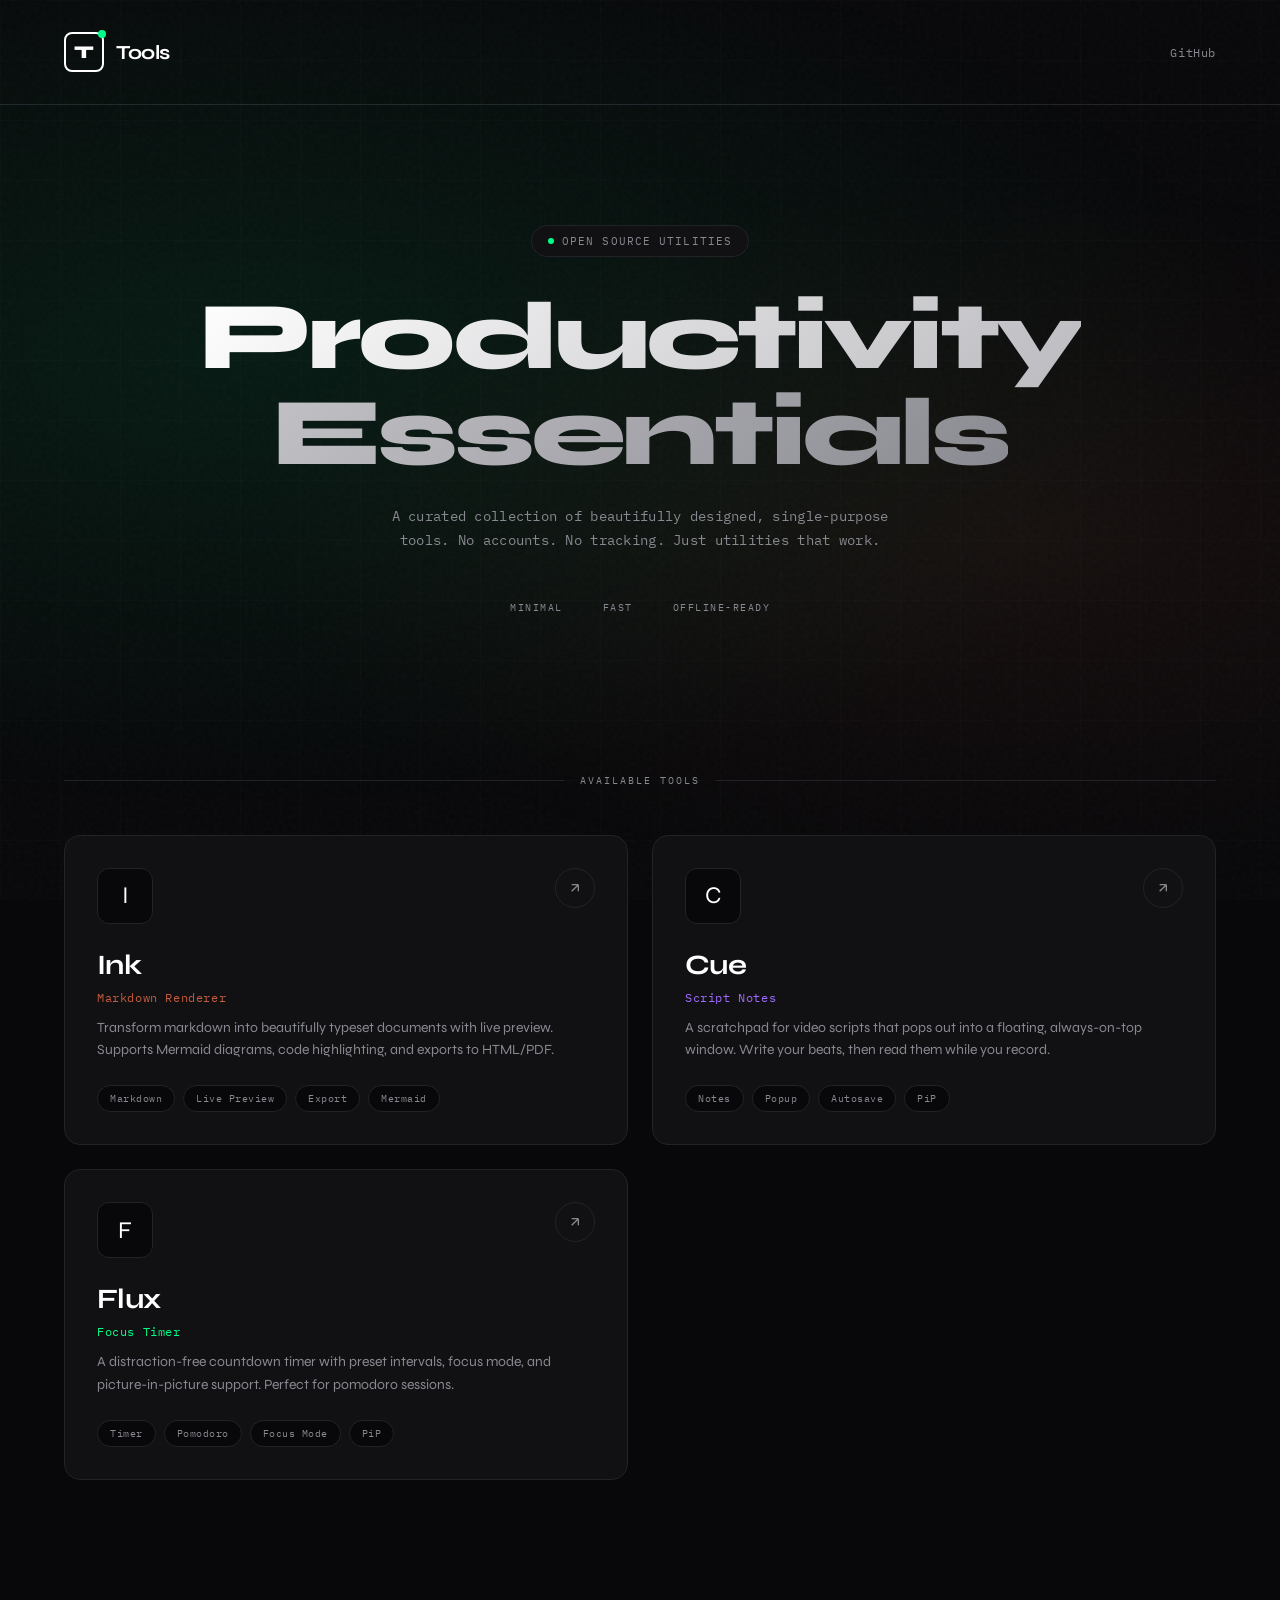
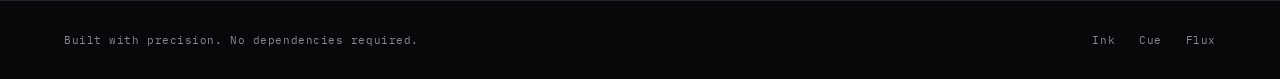
<file: index.html>
<!DOCTYPE html>
<html lang="en">
<head>
    <meta charset="UTF-8">
    <meta name="viewport" content="width=device-width, initial-scale=1.0">
    <title>Tools — A Collection of Productivity Utilities</title>
    <link rel="preconnect" href="https://fonts.googleapis.com">
    <link rel="preconnect" href="https://fonts.gstatic.com" crossorigin>
    <link href="https://fonts.googleapis.com/css2?family=Syne:wght@400;500;600;700;800&family=IBM+Plex+Mono:wght@400;500&display=swap" rel="stylesheet">
    <link rel="stylesheet" href="shared/base.css">
    <style>
        *, *::before, *::after {
            margin: 0;
            padding: 0;
            box-sizing: border-box;
        }

        html {
            scroll-behavior: smooth;
        }

        body {
            background: var(--bg);
            color: var(--text);
            font-family: var(--font-display);
            min-height: 100vh;
            overflow-x: hidden;
        }

        /* Animated gradient background */
        .bg-gradient {
            position: fixed;
            inset: 0;
            background:
                radial-gradient(ellipse 80% 50% at 20% 40%, rgba(0, 255, 136, 0.08), transparent),
                radial-gradient(ellipse 60% 40% at 80% 60%, rgba(196, 92, 62, 0.08), transparent);
            pointer-events: none;
            z-index: 0;
        }

        /* Grid pattern */
        .bg-grid {
            position: fixed;
            inset: 0;
            background-image:
                linear-gradient(rgba(255,255,255,0.015) 1px, transparent 1px),
                linear-gradient(90deg, rgba(255,255,255,0.015) 1px, transparent 1px);
            background-size: 60px 60px;
            pointer-events: none;
            z-index: 0;
        }

        /* Noise overlay */
        .bg-noise {
            position: fixed;
            inset: 0;
            background-image: url("data:image/svg+xml,%3Csvg viewBox='0 0 256 256' xmlns='http://www.w3.org/2000/svg'%3E%3Cfilter id='noise'%3E%3CfeTurbulence type='fractalNoise' baseFrequency='0.8' numOctaves='4' stitchTiles='stitch'/%3E%3C/filter%3E%3Crect width='100%25' height='100%25' filter='url(%23noise)'/%3E%3C/svg%3E");
            opacity: 0.03;
            pointer-events: none;
            z-index: 1;
        }

        .container {
            position: relative;
            z-index: 10;
            max-width: 1200px;
            margin: 0 auto;
            padding: 0 24px;
        }

        /* Header */
        header {
            padding: 32px 0;
            border-bottom: 1px solid var(--border);
        }

        .header-inner {
            display: flex;
            justify-content: space-between;
            align-items: center;
        }

        .logo {
            display: flex;
            align-items: center;
            gap: 12px;
        }

        .logo-icon {
            width: 40px;
            height: 40px;
            border: 2px solid var(--text);
            border-radius: var(--radius-sm);
            display: flex;
            align-items: center;
            justify-content: center;
            font-weight: 800;
            font-size: 18px;
            position: relative;
        }

        .logo-icon::before {
            content: '';
            position: absolute;
            width: 8px;
            height: 8px;
            background: var(--accent-green);
            border-radius: 50%;
            top: -4px;
            right: -4px;
        }

        .logo-text {
            font-size: 20px;
            font-weight: 700;
            letter-spacing: -0.02em;
        }

        .nav-link {
            font-family: var(--font-mono);
            font-size: 12px;
            color: var(--text-dim);
            text-decoration: none;
            letter-spacing: 0.05em;
            transition: color var(--transition);
        }

        .nav-link:hover {
            color: var(--text);
        }

        /* Hero */
        .hero {
            padding: 120px 0 80px;
            text-align: center;
        }

        .hero-badge {
            display: inline-flex;
            align-items: center;
            gap: 8px;
            background: var(--surface);
            border: 1px solid var(--border);
            border-radius: var(--radius-pill);
            padding: 8px 16px;
            font-family: var(--font-mono);
            font-size: 11px;
            color: var(--text-dim);
            letter-spacing: 0.1em;
            text-transform: uppercase;
            margin-bottom: 32px;
        }

        .hero-badge-dot {
            width: 6px;
            height: 6px;
            background: var(--accent-green);
            border-radius: 50%;
            animation: pulse 2s ease-in-out infinite;
        }

        @keyframes pulse {
            0%, 100% { opacity: 1; }
            50% { opacity: 0.4; }
        }

        .hero-title {
            font-size: clamp(48px, 10vw, 96px);
            font-weight: 800;
            letter-spacing: -0.04em;
            line-height: 1;
            margin-bottom: 24px;
        }

        .hero-title-gradient {
            background: linear-gradient(135deg, var(--text) 0%, var(--text-dim) 100%);
            -webkit-background-clip: text;
            -webkit-text-fill-color: transparent;
            background-clip: text;
        }

        .hero-subtitle {
            font-family: var(--font-mono);
            font-size: 14px;
            color: var(--text-dim);
            max-width: 500px;
            margin: 0 auto;
            line-height: 1.7;
            letter-spacing: 0.02em;
        }

        /* Decorative elements */
        .hero-decoration {
            display: flex;
            justify-content: center;
            gap: 40px;
            margin-top: 48px;
            opacity: 0.4;
        }

        .hero-decoration span {
            font-family: var(--font-mono);
            font-size: 10px;
            color: var(--text-dim);
            letter-spacing: 0.15em;
            text-transform: uppercase;
        }

        /* Tools grid */
        .tools-section {
            padding: 80px 0 120px;
        }

        .section-header {
            display: flex;
            align-items: center;
            gap: 16px;
            margin-bottom: 48px;
        }

        .section-line {
            flex: 1;
            height: 1px;
            background: var(--border);
        }

        .section-label {
            font-family: var(--font-mono);
            font-size: 10px;
            color: var(--text-dim);
            letter-spacing: 0.2em;
            text-transform: uppercase;
        }

        .tools-grid {
            display: grid;
            grid-template-columns: repeat(auto-fit, minmax(400px, 1fr));
            gap: 24px;
        }

        .tool-card {
            background: var(--surface);
            border: 1px solid var(--border);
            border-radius: var(--radius);
            padding: 32px;
            text-decoration: none;
            color: inherit;
            display: flex;
            flex-direction: column;
            gap: 24px;
            transition: all 0.3s ease;
            position: relative;
            overflow: hidden;
        }

        .tool-card::before {
            content: '';
            position: absolute;
            top: 0;
            left: 0;
            right: 0;
            height: 2px;
            background: linear-gradient(90deg, var(--card-accent), transparent);
            opacity: 0;
            transition: opacity 0.3s;
        }

        .tool-card:hover {
            border-color: var(--card-accent);
            transform: translateY(-4px);
            box-shadow: 0 20px 60px -20px var(--card-accent);
        }

        .tool-card:hover::before {
            opacity: 1;
        }

        .tool-card-header {
            display: flex;
            justify-content: space-between;
            align-items: flex-start;
        }

        .tool-icon {
            width: 56px;
            height: 56px;
            background: var(--bg);
            border: 1px solid var(--border);
            border-radius: 12px;
            display: flex;
            align-items: center;
            justify-content: center;
            font-size: 24px;
        }

        .tool-arrow {
            width: 40px;
            height: 40px;
            border: 1px solid var(--border);
            border-radius: 50%;
            display: flex;
            align-items: center;
            justify-content: center;
            color: var(--text-dim);
            transition: all 0.3s;
        }

        .tool-card:hover .tool-arrow {
            background: var(--card-accent);
            border-color: var(--card-accent);
            color: var(--bg);
            transform: rotate(-45deg);
        }

        .tool-content {
            flex: 1;
        }

        .tool-name {
            font-size: 28px;
            font-weight: 700;
            letter-spacing: -0.02em;
            margin-bottom: 8px;
        }

        .tool-tagline {
            font-family: var(--font-mono);
            font-size: 12px;
            color: var(--card-accent);
            letter-spacing: 0.05em;
            margin-bottom: 12px;
        }

        .tool-description {
            font-size: 14px;
            color: var(--text-dim);
            line-height: 1.6;
        }

        .tool-tags {
            display: flex;
            flex-wrap: wrap;
            gap: 8px;
            margin-top: auto;
        }

        .tool-tag {
            background: var(--bg);
            border: 1px solid var(--border);
            border-radius: var(--radius-pill);
            padding: 6px 12px;
            font-family: var(--font-mono);
            font-size: 10px;
            color: var(--text-dim);
            letter-spacing: 0.05em;
        }

        /* Card specific accents */
        .tool-card.ink {
            --card-accent: var(--accent-rust);
        }

        .tool-card.cue {
            --card-accent: var(--accent-purple);
        }

        .tool-card.flux {
            --card-accent: var(--accent-green);
        }

        /* Footer */
        footer {
            border-top: 1px solid var(--border);
            padding: 32px 0;
        }

        .footer-inner {
            display: flex;
            justify-content: space-between;
            align-items: center;
        }

        .footer-text {
            font-family: var(--font-mono);
            font-size: 11px;
            color: var(--text-dim);
            letter-spacing: 0.05em;
        }

        .footer-links {
            display: flex;
            gap: 24px;
        }

        .footer-link {
            font-family: var(--font-mono);
            font-size: 11px;
            color: var(--text-dim);
            text-decoration: none;
            letter-spacing: 0.05em;
            transition: color var(--transition);
        }

        .footer-link:hover {
            color: var(--text);
        }

        /* Responsive */
        @media (max-width: 600px) {
            .tools-grid {
                grid-template-columns: 1fr;
            }

            .hero {
                padding: 80px 0 60px;
            }

            .hero-title {
                font-size: 40px;
            }

            .footer-inner {
                flex-direction: column;
                gap: 16px;
                text-align: center;
            }

            .hero-decoration {
                flex-direction: column;
                gap: 16px;
            }
        }

        /* Animations */
        @keyframes fadeInUp {
            from {
                opacity: 0;
                transform: translateY(30px);
            }
            to {
                opacity: 1;
                transform: translateY(0);
            }
        }

        .hero-badge,
        .hero-title,
        .hero-subtitle,
        .hero-decoration {
            animation: fadeInUp 0.8s ease-out both;
        }

        .hero-title { animation-delay: 0.1s; }
        .hero-subtitle { animation-delay: 0.2s; }
        .hero-decoration { animation-delay: 0.3s; }

        .tool-card {
            animation: fadeInUp 0.6s ease-out both;
        }

        .tool-card:nth-child(1) { animation-delay: 0.4s; }
        .tool-card:nth-child(2) { animation-delay: 0.5s; }
        .tool-card:nth-child(3) { animation-delay: 0.6s; }
    </style>
</head>
<body>
    <div class="bg-gradient"></div>
    <div class="bg-grid"></div>
    <div class="bg-noise"></div>

    <header>
        <div class="container">
            <div class="header-inner">
                <div class="logo">
                    <div class="logo-icon">T</div>
                    <span class="logo-text">Tools</span>
                </div>
                <a href="https://github.com" class="nav-link" target="_blank">GitHub</a>
            </div>
        </div>
    </header>

    <main>
        <section class="hero">
            <div class="container">
                <div class="hero-badge">
                    <span class="hero-badge-dot"></span>
                    Open Source Utilities
                </div>
                <h1 class="hero-title">
                    <span class="hero-title-gradient">Productivity<br>Essentials</span>
                </h1>
                <p class="hero-subtitle">
                    A curated collection of beautifully designed, single-purpose tools.
                    No accounts. No tracking. Just utilities that work.
                </p>
                <div class="hero-decoration">
                    <span>Minimal</span>
                    <span>Fast</span>
                    <span>Offline-Ready</span>
                </div>
            </div>
        </section>

        <section class="tools-section">
            <div class="container">
                <div class="section-header">
                    <div class="section-line"></div>
                    <span class="section-label">Available Tools</span>
                    <div class="section-line"></div>
                </div>

                <div class="tools-grid">
                    <a href="./markdown-render/" class="tool-card ink">
                        <div class="tool-card-header">
                            <div class="tool-icon">I</div>
                            <div class="tool-arrow">
                                <svg width="16" height="16" viewBox="0 0 24 24" fill="none" stroke="currentColor" stroke-width="2">
                                    <path d="M7 17L17 7M17 7H7M17 7V17"/>
                                </svg>
                            </div>
                        </div>
                        <div class="tool-content">
                            <h3 class="tool-name">Ink</h3>
                            <p class="tool-tagline">Markdown Renderer</p>
                            <p class="tool-description">
                                Transform markdown into beautifully typeset documents with live preview.
                                Supports Mermaid diagrams, code highlighting, and exports to HTML/PDF.
                            </p>
                        </div>
                        <div class="tool-tags">
                            <span class="tool-tag">Markdown</span>
                            <span class="tool-tag">Live Preview</span>
                            <span class="tool-tag">Export</span>
                            <span class="tool-tag">Mermaid</span>
                        </div>
                    </a>

                    <a href="./cue/" class="tool-card cue">
                        <div class="tool-card-header">
                            <div class="tool-icon">C</div>
                            <div class="tool-arrow">
                                <svg width="16" height="16" viewBox="0 0 24 24" fill="none" stroke="currentColor" stroke-width="2">
                                    <path d="M7 17L17 7M17 7H7M17 7V17"/>
                                </svg>
                            </div>
                        </div>
                        <div class="tool-content">
                            <h3 class="tool-name">Cue</h3>
                            <p class="tool-tagline">Script Notes</p>
                            <p class="tool-description">
                                A scratchpad for video scripts that pops out into a floating,
                                always-on-top window. Write your beats, then read them while you record.
                            </p>
                        </div>
                        <div class="tool-tags">
                            <span class="tool-tag">Notes</span>
                            <span class="tool-tag">Popup</span>
                            <span class="tool-tag">Autosave</span>
                            <span class="tool-tag">PiP</span>
                        </div>
                    </a>

                    <a href="./timer/" class="tool-card flux">
                        <div class="tool-card-header">
                            <div class="tool-icon">F</div>
                            <div class="tool-arrow">
                                <svg width="16" height="16" viewBox="0 0 24 24" fill="none" stroke="currentColor" stroke-width="2">
                                    <path d="M7 17L17 7M17 7H7M17 7V17"/>
                                </svg>
                            </div>
                        </div>
                        <div class="tool-content">
                            <h3 class="tool-name">Flux</h3>
                            <p class="tool-tagline">Focus Timer</p>
                            <p class="tool-description">
                                A distraction-free countdown timer with preset intervals, focus mode,
                                and picture-in-picture support. Perfect for pomodoro sessions.
                            </p>
                        </div>
                        <div class="tool-tags">
                            <span class="tool-tag">Timer</span>
                            <span class="tool-tag">Pomodoro</span>
                            <span class="tool-tag">Focus Mode</span>
                            <span class="tool-tag">PiP</span>
                        </div>
                    </a>
                </div>
            </div>
        </section>
    </main>

    <footer>
        <div class="container">
            <div class="footer-inner">
                <p class="footer-text">Built with precision. No dependencies required.</p>
                <div class="footer-links">
                    <a href="./markdown-render/" class="footer-link">Ink</a>
                    <a href="./cue/" class="footer-link">Cue</a>
                    <a href="./timer/" class="footer-link">Flux</a>
                </div>
            </div>
        </div>
    </footer>
</body>
</html>
</file>
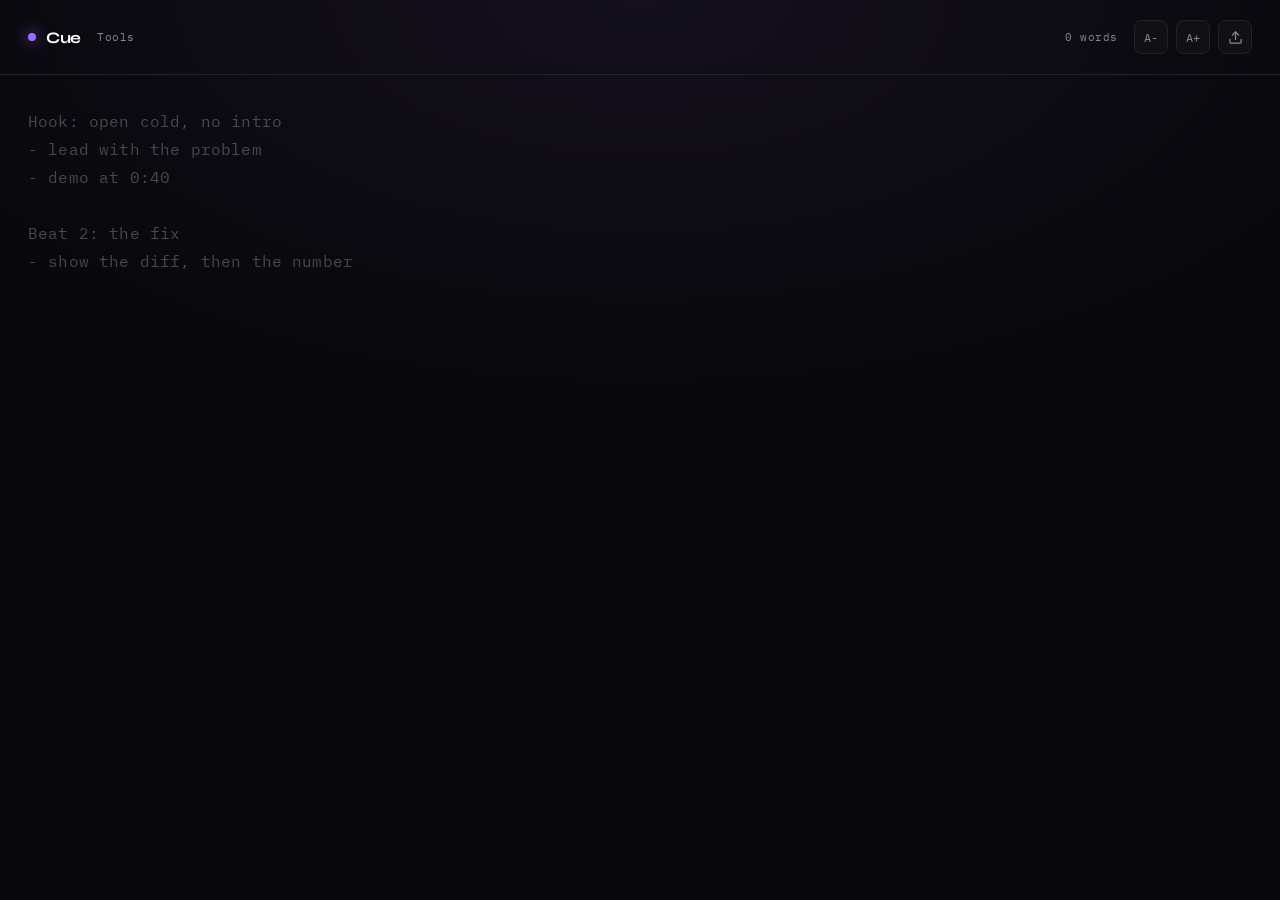
<file: cue/index.html>
<!DOCTYPE html>
<html lang="en">

<head>
  <meta charset="UTF-8">
  <meta name="viewport" content="width=device-width, initial-scale=1.0">
  <title>Cue — Script Notes</title>
  <link rel="preconnect" href="https://fonts.googleapis.com">
  <link rel="preconnect" href="https://fonts.gstatic.com" crossorigin>
  <link href="https://fonts.googleapis.com/css2?family=Syne:wght@400;500;600;700;800&family=IBM+Plex+Mono:wght@400;500&display=swap" rel="stylesheet">
  <link rel="stylesheet" href="../shared/base.css">
  <style>
    *, *::before, *::after {
      margin: 0;
      padding: 0;
      box-sizing: border-box;
    }

    :root {
      --accent: var(--accent-purple);
    }

    body {
      background: var(--bg);
      color: var(--text);
      font-family: var(--font-display);
      height: 100vh;
      display: flex;
      flex-direction: column;
      overflow: hidden;
    }

    body::before {
      content: '';
      position: fixed;
      inset: 0;
      background: radial-gradient(ellipse 70% 50% at 50% 0%, rgba(160, 108, 255, 0.08), transparent);
      pointer-events: none;
      z-index: 0;
    }

    /* Top bar */
    .top-bar {
      position: relative;
      z-index: 10;
      display: flex;
      align-items: center;
      justify-content: space-between;
      gap: 16px;
      padding: 20px 28px;
      border-bottom: 1px solid var(--border);
    }

    .brand {
      display: flex;
      align-items: center;
      gap: 10px;
    }

    .brand-icon {
      width: 8px;
      height: 8px;
      border-radius: 50%;
      background: var(--accent);
      box-shadow: 0 0 16px var(--accent);
    }

    .brand-text {
      font-size: 16px;
      font-weight: 700;
      letter-spacing: -0.02em;
    }

    .home-link {
      font-family: var(--font-mono);
      font-size: 11px;
      color: var(--text-dim);
      text-decoration: none;
      letter-spacing: 0.05em;
      margin-left: 6px;
      transition: color var(--transition);
    }

    .home-link:hover {
      color: var(--text);
    }

    .bar-right {
      display: flex;
      align-items: center;
      gap: 16px;
    }

    .meta {
      font-family: var(--font-mono);
      font-size: 11px;
      color: var(--text-dim);
      letter-spacing: 0.05em;
      white-space: nowrap;
    }

    .saved-dot {
      display: inline-block;
      width: 6px;
      height: 6px;
      border-radius: 50%;
      background: var(--accent);
      margin-right: 6px;
      opacity: 0;
      transition: opacity 0.4s;
    }

    .saved-dot.on {
      opacity: 1;
    }

    .icon-btns {
      display: flex;
      gap: 8px;
    }

    .icon-btn {
      width: 34px;
      height: 34px;
      display: flex;
      align-items: center;
      justify-content: center;
      background: var(--surface);
      border: 1px solid var(--border);
      border-radius: var(--radius-sm);
      color: var(--text-dim);
      font-family: var(--font-mono);
      font-size: 12px;
      cursor: pointer;
      transition: all var(--transition);
    }

    .icon-btn svg {
      width: 15px;
      height: 15px;
    }

    .icon-btn:hover {
      color: var(--text);
      border-color: var(--accent);
    }

    .icon-btn.active {
      color: var(--bg);
      background: var(--accent);
      border-color: var(--accent);
    }

    /* Editor */
    #note-container {
      position: relative;
      z-index: 10;
      flex: 1;
      display: flex;
      min-height: 0;
    }

    #note {
      flex: 1;
      width: 100%;
      background: transparent;
      border: none;
      outline: none;
      resize: none;
      color: var(--text);
      font-family: var(--font-mono);
      font-size: var(--note-size, 16px);
      line-height: 1.75;
      letter-spacing: 0.01em;
      padding: 32px 28px 48px;
      tab-size: 2;
    }

    #note::placeholder {
      color: var(--text-dim);
      opacity: 0.5;
    }

    #note::selection {
      background: rgba(160, 108, 255, 0.3);
    }

    /* Shown in the main tab while the note lives in the popup */
    .pip-overlay {
      position: relative;
      z-index: 10;
      flex: 1;
      display: none;
      flex-direction: column;
      align-items: center;
      justify-content: center;
      gap: 20px;
      text-align: center;
      padding: 40px;
    }

    .pip-overlay p {
      font-family: var(--font-mono);
      font-size: 12px;
      color: var(--text-dim);
      letter-spacing: 0.08em;
      text-transform: uppercase;
    }

    .pip-overlay button {
      background: transparent;
      border: 1px solid var(--border);
      border-radius: var(--radius-pill);
      padding: 10px 22px;
      color: var(--text);
      font-family: var(--font-mono);
      font-size: 11px;
      letter-spacing: 0.08em;
      cursor: pointer;
      transition: all var(--transition);
    }

    .pip-overlay button:hover {
      border-color: var(--accent);
      color: var(--accent);
    }
  </style>
</head>

<body>
  <div class="mobile-block">I don't want you using this on the phone</div>

  <div class="top-bar">
    <div class="brand">
      <div class="brand-icon"></div>
      <span class="brand-text">Cue</span>
      <a href="../" class="home-link">Tools</a>
    </div>
    <div class="bar-right">
      <span class="meta"><span class="saved-dot" id="savedDot"></span><span id="count">0 words</span></span>
      <div class="icon-btns">
        <button class="icon-btn" id="smallerBtn" aria-label="Smaller text">A-</button>
        <button class="icon-btn" id="biggerBtn" aria-label="Bigger text">A+</button>
        <button class="icon-btn" id="popoutBtn" aria-label="Pop out notes">
          <svg viewBox="0 0 24 24" fill="none" stroke="currentColor" stroke-width="2" stroke-linecap="round" stroke-linejoin="round">
            <path d="M21 15v4a2 2 0 0 1-2 2H5a2 2 0 0 1-2-2v-4" />
            <polyline points="17 8 12 3 7 8" />
            <line x1="12" y1="3" x2="12" y2="15" />
          </svg>
        </button>
      </div>
    </div>
  </div>

  <div id="note-container">
    <textarea id="note" spellcheck="false" placeholder="Hook: open cold, no intro&#10;- lead with the problem&#10;- demo at 0:40&#10;&#10;Beat 2: the fix&#10;- show the diff, then the number"></textarea>
  </div>

  <div class="pip-overlay" id="pipOverlay">
    <p>Notes are in the popup</p>
    <button id="bringBackBtn">Bring them back</button>
  </div>

  <script>
    const NOTE_KEY = 'cue-note';
    const SIZE_KEY = 'cue-size';

    const note = document.getElementById('note');
    const noteContainer = document.getElementById('note-container');
    const savedDot = document.getElementById('savedDot');
    const count = document.getElementById('count');
    const popoutBtn = document.getElementById('popoutBtn');
    const pipOverlay = document.getElementById('pipOverlay');

    let pipWindow = null;
    let saveTimer = null;
    let dotTimer = null;

    // Restore
    let savedSize = 16;
    try {
      note.value = localStorage.getItem(NOTE_KEY) || '';
      savedSize = Number(localStorage.getItem(SIZE_KEY)) || 16;
    } catch (e) { /* private mode: run without persistence */ }
    setSize(savedSize);
    updateCount();

    note.addEventListener('input', () => {
      updateCount();
      clearTimeout(saveTimer);
      saveTimer = setTimeout(save, 400);
    });

    // Don't lose the last few keystrokes if the tab closes inside the debounce window.
    window.addEventListener('pagehide', save);

    function save() {
      try {
        localStorage.setItem(NOTE_KEY, note.value);
      } catch (e) {
        return;
      }
      savedDot.classList.add('on');
      clearTimeout(dotTimer);
      dotTimer = setTimeout(() => savedDot.classList.remove('on'), 1200);
    }

    function updateCount() {
      const words = note.value.trim().split(/\s+/).filter(Boolean).length;
      count.textContent = words === 1 ? '1 word' : words + ' words';
    }

    function setSize(px) {
      const size = Math.min(40, Math.max(11, px));
      document.documentElement.style.setProperty('--note-size', size + 'px');
      if (pipWindow) {
        pipWindow.document.documentElement.style.setProperty('--note-size', size + 'px');
      }
      try {
        localStorage.setItem(SIZE_KEY, size);
      } catch (e) { /* ignore */ }
      return size;
    }

    function currentSize() {
      return parseInt(document.documentElement.style.getPropertyValue('--note-size'), 10) || 16;
    }

    document.getElementById('smallerBtn').addEventListener('click', () => setSize(currentSize() - 2));
    document.getElementById('biggerBtn').addEventListener('click', () => setSize(currentSize() + 2));
    document.getElementById('bringBackBtn').addEventListener('click', () => pipWindow && pipWindow.close());
    popoutBtn.addEventListener('click', togglePiP);

    async function togglePiP() {
      if (pipWindow) {
        pipWindow.close();
        return;
      }

      if (!('documentPictureInPicture' in window)) {
        alert('Document Picture-in-Picture is not supported in this browser. Try Chrome 116+');
        return;
      }

      try {
        pipWindow = await window.documentPictureInPicture.requestWindow({
          width: 380,
          height: 480,
        });

        [...document.styleSheets].forEach((styleSheet) => {
          try {
            const cssRules = [...styleSheet.cssRules].map((rule) => rule.cssText).join('');
            const style = document.createElement('style');
            style.textContent = cssRules;
            pipWindow.document.head.appendChild(style);
          } catch (e) {
            if (styleSheet.href) {
              const link = document.createElement('link');
              link.rel = 'stylesheet';
              link.type = styleSheet.type;
              link.media = styleSheet.media;
              link.href = styleSheet.href;
              pipWindow.document.head.appendChild(link);
            }
          }
        });

        const pipStyle = document.createElement('style');
        pipStyle.textContent = `
          /* Give the flex column a real height to divide up. Without an
             explicit height on html, body's percentage height resolves to
             auto and the textarea collapses to its intrinsic ~2 rows. */
          html, body { height: 100%; }
          body::before { display: none; }
          .mobile-block { display: none !important; }
          /* The PiP window is narrower than 600px, so the mobile-block media
             query fires in here and hides every body child. Undo that. */
          body > #note-container { display: flex !important; }
          #note { padding: 16px 18px; line-height: 1.7; }
        `;
        pipWindow.document.head.appendChild(pipStyle);
        pipWindow.document.documentElement.style.setProperty('--note-size', currentSize() + 'px');

        pipWindow.document.body.append(noteContainer);
        pipOverlay.style.display = 'flex';
        popoutBtn.classList.add('active');

        pipWindow.addEventListener('pagehide', () => {
          pipWindow = null;
          document.body.insertBefore(noteContainer, pipOverlay);
          pipOverlay.style.display = 'none';
          popoutBtn.classList.remove('active');
        });
      } catch (err) {
        console.error('Failed to enter PiP:', err);
        pipWindow = null;
      }
    }
  </script>
</body>

</html>
</file>
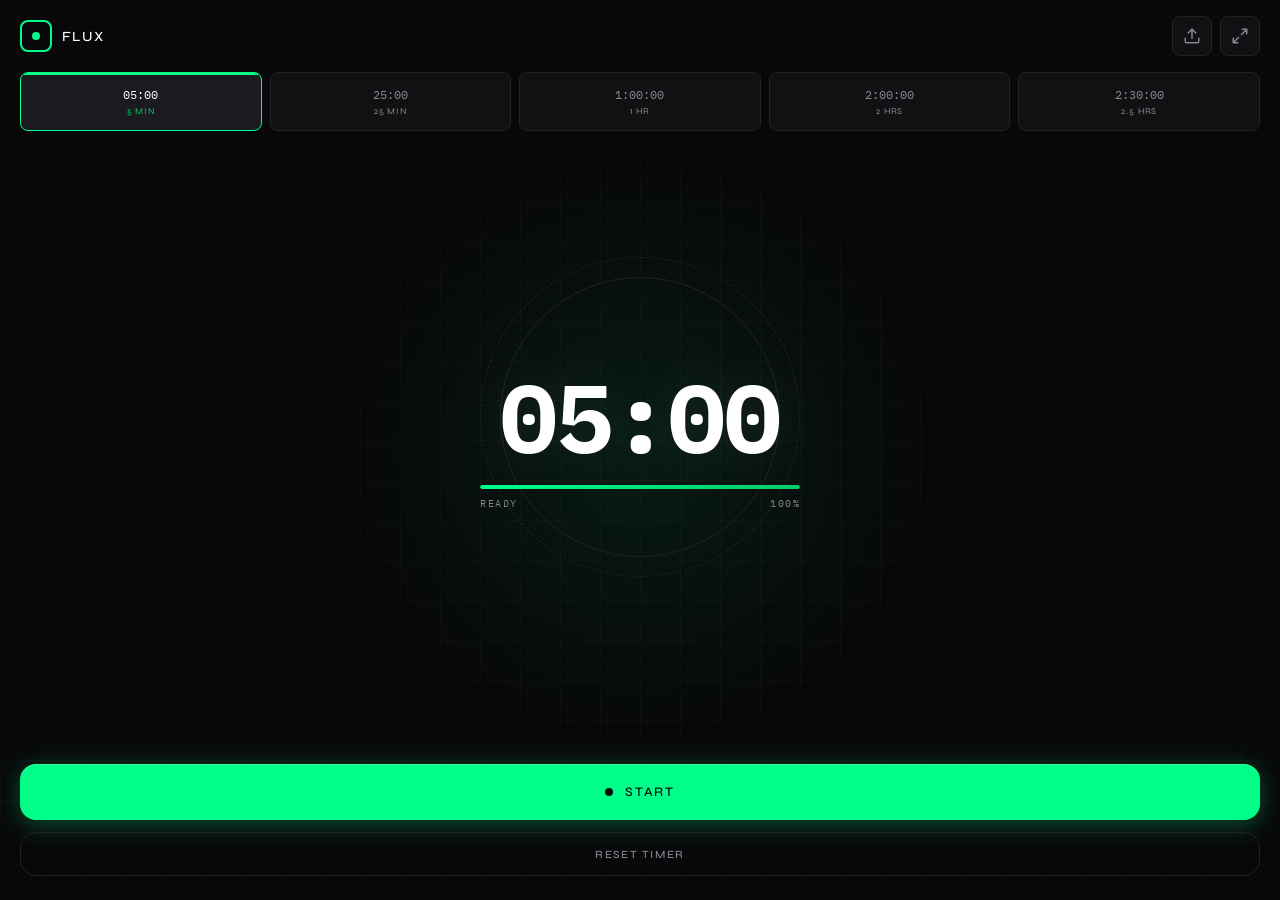
<file: timer/index.html>
<!DOCTYPE html>
<html lang="en">

<head>
  <meta charset="UTF-8">
  <meta name="viewport" content="width=device-width, initial-scale=1.0, viewport-fit=cover">
  <meta name="apple-mobile-web-app-capable" content="yes">
  <meta name="apple-mobile-web-app-status-bar-style" content="black-translucent">
  <title>Flux — Timer</title>
  <link rel="preconnect" href="https://fonts.googleapis.com">
  <link rel="preconnect" href="https://fonts.gstatic.com" crossorigin>
  <link href="https://fonts.googleapis.com/css2?family=Syne:wght@400;500;600;700;800&family=IBM+Plex+Mono:wght@400;500;700&display=swap" rel="stylesheet">
  <link rel="stylesheet" href="../shared/base.css">
  <audio id="alarmSound" src="alarm.mp3" preload="auto"></audio>
  <style>
    *, *::before, *::after {
      box-sizing: border-box;
      margin: 0;
      padding: 0;
    }

    :root {
      --accent: var(--accent-green);
      --accent-dim: #00cc6a;
      --warning: #ff6b35;
    }

    html, body {
      height: 100%;
      width: 100%;
      overflow: hidden;
      background: var(--bg);
      color: var(--text);
      font-family: var(--font-display);
      -webkit-tap-highlight-color: transparent;
      user-select: none;
    }

    body {
      display: flex;
      flex-direction: column;
      min-height: 100dvh;
      padding: env(safe-area-inset-top, 20px) env(safe-area-inset-right, 0) env(safe-area-inset-bottom, 0) env(safe-area-inset-left, 0);
      position: relative;
    }

    /* Grid background */
    body::before {
      content: '';
      position: fixed;
      inset: 0;
      background-image:
        linear-gradient(rgba(255,255,255,0.02) 1px, transparent 1px),
        linear-gradient(90deg, rgba(255,255,255,0.02) 1px, transparent 1px);
      background-size: 40px 40px;
      pointer-events: none;
    }

    /* Gradient orb */
    body::after {
      content: '';
      position: fixed;
      top: 50%;
      left: 50%;
      transform: translate(-50%, -50%);
      width: 600px;
      height: 600px;
      background: radial-gradient(circle, rgba(0,255,136,0.08) 0%, transparent 70%);
      pointer-events: none;
      z-index: 0;
    }

    /* Top bar */
    .top-bar {
      display: flex;
      justify-content: space-between;
      align-items: center;
      padding: 16px 20px;
      position: relative;
      z-index: 10;
    }

    .brand {
      display: flex;
      align-items: center;
      gap: 10px;
    }

    .brand-icon {
      width: 32px;
      height: 32px;
      border: 2px solid var(--accent);
      border-radius: var(--radius-sm);
      display: flex;
      align-items: center;
      justify-content: center;
      position: relative;
    }

    .brand-icon::before {
      content: '';
      width: 8px;
      height: 8px;
      background: var(--accent);
      border-radius: 50%;
      animation: pulse-glow 2s ease-in-out infinite;
    }

    @keyframes pulse-glow {
      0%, 100% { box-shadow: 0 0 8px var(--accent); }
      50% { box-shadow: 0 0 20px var(--accent), 0 0 40px var(--accent); }
    }

    .brand-text {
      font-size: 14px;
      font-weight: 500;
      letter-spacing: 0.1em;
      text-transform: uppercase;
    }

    .icon-btns {
      display: flex;
      gap: 8px;
    }

    .icon-btn {
      width: 40px;
      height: 40px;
      background: var(--surface);
      border: 1px solid var(--border);
      border-radius: var(--radius-sm);
      display: flex;
      align-items: center;
      justify-content: center;
      color: var(--text-dim);
      cursor: pointer;
      transition: all var(--transition);
    }

    .icon-btn:hover {
      border-color: var(--accent);
      color: var(--accent);
    }

    .icon-btn.active {
      background: var(--accent);
      border-color: var(--accent);
      color: var(--bg);
    }

    .icon-btn svg {
      width: 18px;
      height: 18px;
    }

    /* Presets */
    .presets {
      display: flex;
      gap: 8px;
      padding: 0 20px;
      position: relative;
      z-index: 10;
    }

    .preset {
      flex: 1;
      background: var(--surface);
      border: 1px solid var(--border);
      border-radius: var(--radius-sm);
      padding: 14px 8px;
      font-family: var(--font-mono);
      font-size: 12px;
      font-weight: 400;
      color: var(--text-dim);
      text-align: center;
      cursor: pointer;
      transition: all var(--transition);
      position: relative;
      overflow: hidden;
    }

    .preset::before {
      content: '';
      position: absolute;
      top: 0;
      left: 0;
      right: 0;
      height: 2px;
      background: var(--accent);
      transform: scaleX(0);
      transition: transform var(--transition);
    }

    .preset.active {
      color: var(--text);
      border-color: var(--accent);
      background: var(--surface-2);
    }

    .preset.active::before {
      transform: scaleX(1);
    }

    .preset:hover:not(.active) {
      border-color: var(--text-dim);
      color: var(--text);
    }

    .preset span {
      display: block;
      font-family: var(--font-display);
      font-size: 9px;
      font-weight: 400;
      color: var(--text-dim);
      margin-top: 4px;
      letter-spacing: 0.1em;
      text-transform: uppercase;
    }

    .preset.active span {
      color: var(--accent-dim);
    }

    /* Timer display */
    #pip-container {
      flex: 1;
      display: flex;
      position: relative;
      z-index: 5;
    }

    .timer-wrap {
      flex: 1;
      display: flex;
      flex-direction: column;
      align-items: center;
      justify-content: center;
      gap: 20px;
      padding: 20px;
    }

    .timer-ring {
      position: relative;
      display: flex;
      align-items: center;
      justify-content: center;
    }

    .timer-ring::before {
      content: '';
      position: absolute;
      width: 280px;
      height: 280px;
      border: 1px solid var(--border);
      border-radius: 50%;
    }

    .timer-ring::after {
      content: '';
      position: absolute;
      width: 320px;
      height: 320px;
      border: 1px dashed var(--border);
      border-radius: 50%;
      animation: rotate 60s linear infinite;
    }

    @keyframes rotate {
      from { transform: rotate(0deg); }
      to { transform: rotate(360deg); }
    }

    .timer {
      font-family: var(--font-mono);
      font-size: clamp(56px, 16vw, 96px);
      font-weight: 700;
      letter-spacing: -0.02em;
      color: var(--text);
      line-height: 1;
      text-align: center;
      outline: none;
      position: relative;
      z-index: 10;
      text-shadow: 0 0 60px rgba(255,255,255,0.1);
      font-variant-numeric: tabular-nums;
    }

    body:not(.focus-mode) .timer:not(.done) {
      cursor: text;
    }

    .timer.done {
      color: var(--warning);
      animation: flash 1s ease-in-out infinite;
    }

    @keyframes flash {
      0%, 100% { opacity: 1; }
      50% { opacity: 0.4; }
    }

    .progress-container {
      width: 100%;
      max-width: 320px;
      display: flex;
      flex-direction: column;
      gap: 8px;
    }

    .progress-track {
      width: 100%;
      height: 4px;
      background: var(--surface);
      border-radius: 2px;
      overflow: hidden;
      position: relative;
    }

    .progress-track::before {
      content: '';
      position: absolute;
      inset: 0;
      border: 1px solid var(--border);
      border-radius: 2px;
    }

    .progress-fill {
      height: 100%;
      background: linear-gradient(90deg, var(--accent), var(--accent-dim));
      border-radius: 2px;
      width: 100%;
      transform-origin: left;
      transition: transform 0.5s linear;
      box-shadow: 0 0 20px var(--accent);
    }

    .progress-info {
      display: flex;
      justify-content: space-between;
      align-items: center;
    }

    .label {
      font-family: var(--font-mono);
      font-size: 10px;
      font-weight: 400;
      color: var(--text-dim);
      letter-spacing: 0.15em;
      text-transform: uppercase;
    }

    .label.active {
      color: var(--accent);
    }

    .label.done-label {
      color: var(--warning);
    }

    /* PiP overlay */
    #pip-overlay {
      display: none;
      flex: 1;
      flex-direction: column;
      align-items: center;
      justify-content: center;
      color: var(--text-dim);
      font-size: 12px;
      letter-spacing: 0.1em;
      text-transform: uppercase;
      gap: 20px;
    }

    #pip-overlay .btn {
      width: auto;
      height: auto;
      padding: 12px 24px;
    }

    /* Controls */
    .controls {
      display: flex;
      flex-direction: column;
      gap: 12px;
      padding: 16px 20px;
      padding-bottom: max(env(safe-area-inset-bottom, 16px), 24px);
      position: relative;
      z-index: 10;
    }

    .btn {
      width: 100%;
      height: 56px;
      border-radius: var(--radius);
      border: none;
      font-family: var(--font-display);
      font-size: 13px;
      font-weight: 500;
      letter-spacing: 0.15em;
      text-transform: uppercase;
      cursor: pointer;
      transition: all var(--transition);
      display: flex;
      align-items: center;
      justify-content: center;
      gap: 12px;
      position: relative;
      overflow: hidden;
    }

    .btn::before {
      content: '';
      position: absolute;
      inset: 0;
      background: linear-gradient(180deg, rgba(255,255,255,0.1) 0%, transparent 50%);
      opacity: 0;
      transition: opacity var(--transition);
    }

    .btn:hover::before {
      opacity: 1;
    }

    .btn:active {
      transform: scale(0.98);
    }

    .btn-start {
      background: var(--accent);
      color: var(--bg);
      box-shadow: 0 4px 24px rgba(0,255,136,0.3), inset 0 1px 0 rgba(255,255,255,0.2);
    }

    .btn-start:hover {
      background: var(--accent-dim);
    }

    .btn-pause {
      background: var(--surface-2);
      color: var(--accent);
      border: 1px solid var(--accent);
    }

    .btn-reset {
      background: transparent;
      color: var(--text-dim);
      height: 44px;
      font-size: 11px;
      border: 1px solid var(--border);
    }

    .btn-reset:hover {
      border-color: var(--text-dim);
      color: var(--text);
    }

    .dot {
      width: 8px;
      height: 8px;
      border-radius: 50%;
      background: currentColor;
    }

    .dot-run {
      background: var(--accent);
      animation: blink 1s step-start infinite;
      box-shadow: 0 0 12px var(--accent);
    }

    @keyframes blink {
      50% { opacity: 0; }
    }

    /* Focus mode */
    body.focus-mode {
      background: var(--bg-deep);
    }

    body.focus-mode::before,
    body.focus-mode::after {
      display: none;
    }

    body.focus-mode .top-bar,
    body.focus-mode .presets,
    body.focus-mode .controls,
    body.focus-mode .progress-container {
      display: none;
    }

    body.focus-mode .timer-wrap {
      padding: 0;
      cursor: pointer;
    }

    body.focus-mode .timer-ring::before,
    body.focus-mode .timer-ring::after {
      display: none;
    }

    body.focus-mode .timer {
      font-size: clamp(80px, 25vw, 180px);
      color: #fff;
      text-shadow: 0 0 100px rgba(0,255,136,0.3);
    }

    /* Responsive */
    @media (max-width: 400px) {
      .presets {
        gap: 6px;
      }

      .preset {
        padding: 12px 4px;
        font-size: 11px;
      }

      .timer-ring::before {
        width: 220px;
        height: 220px;
      }

      .timer-ring::after {
        width: 260px;
        height: 260px;
      }
    }
  </style>
</head>

<body>
  <div class="mobile-block">I don't want you using this on the phone</div>
  <div class="top-bar">
    <div class="brand">
      <div class="brand-icon"></div>
      <span class="brand-text">Flux</span>
    </div>
    <div class="icon-btns">
      <button class="icon-btn" id="popoutBtn" onclick="togglePiP()" aria-label="Pop out timer">
        <svg viewBox="0 0 24 24" fill="none" stroke="currentColor" stroke-width="2" stroke-linecap="round" stroke-linejoin="round">
          <path d="M21 15v4a2 2 0 0 1-2 2H5a2 2 0 0 1-2-2v-4" />
          <polyline points="17 8 12 3 7 8" />
          <line x1="12" y1="3" x2="12" y2="15" />
        </svg>
      </button>
      <button class="icon-btn" id="focusBtn" onclick="toggleFocus()" aria-label="Enter focus mode">
        <svg viewBox="0 0 24 24" fill="none" stroke="currentColor" stroke-width="2" stroke-linecap="round" stroke-linejoin="round">
          <path d="M15 3h6v6M9 21H3v-6M21 3l-7 7M3 21l7-7" />
        </svg>
      </button>
    </div>
  </div>

  <div class="presets" id="presets">
    <button class="preset active" data-seconds="300">
      05:00
      <span>5 min</span>
    </button>
    <button class="preset" data-seconds="1500">
      25:00
      <span>25 min</span>
    </button>
    <button class="preset" data-seconds="3600">
      1:00:00
      <span>1 hr</span>
    </button>
    <button class="preset" data-seconds="7200">
      2:00:00
      <span>2 hrs</span>
    </button>
    <button class="preset" data-seconds="9000">
      2:30:00
      <span>2.5 hrs</span>
    </button>
  </div>

  <div id="pip-container">
    <div class="timer-wrap" id="timerContainer">
      <div class="timer-ring">
        <div class="timer" id="display">05:00</div>
      </div>
      <div class="progress-container">
        <div class="progress-track">
          <div class="progress-fill" id="progress"></div>
        </div>
        <div class="progress-info">
          <span class="label" id="statusLabel">ready</span>
          <span class="label" id="percentLabel">100%</span>
        </div>
      </div>
    </div>
  </div>

  <div id="pip-overlay">
    Timer is in pop-out window
    <button class="btn btn-reset" onclick="togglePiP()">Return to Tab</button>
  </div>

  <div class="controls">
    <button class="btn btn-start" id="toggleBtn" onclick="toggle()">
      <span class="dot"></span>
      <span id="toggleBtnLabel">Start</span>
    </button>
    <button class="btn btn-reset" onclick="reset()">Reset Timer</button>
  </div>

  <script>
    const PRESETS = [300, 1500, 3600, 7200, 9000];
    let totalSeconds = 300;
    let remaining = 300;
    let running = false;
    let interval = null;
    let doneFlag = false;
    let pipWindow = null;

    const display = document.getElementById('display');
    const progress = document.getElementById('progress');
    const statusLabel = document.getElementById('statusLabel');
    const percentLabel = document.getElementById('percentLabel');
    const toggleBtn = document.getElementById('toggleBtn');
    const toggleBtnLabel = document.getElementById('toggleBtnLabel');
    const presetBtns = document.querySelectorAll('.preset');
    const timerContainer = document.getElementById('timerContainer');
    const pipOverlay = document.getElementById('pip-overlay');
    const pipBtn = document.getElementById('popoutBtn');
    const alarmSound = document.getElementById('alarmSound');

    function fmt(s) {
      const h = Math.floor(s / 3600);
      const m = Math.floor((s % 3600) / 60);
      const sec = s % 60;
      if (h > 0) return `${h}:${String(m).padStart(2, '0')}:${String(sec).padStart(2, '0')}`;
      return `${String(m).padStart(2, '0')}:${String(sec).padStart(2, '0')}`;
    }

    function updateDisplay() {
      display.textContent = fmt(remaining);
      const ratio = totalSeconds > 0 ? remaining / totalSeconds : 0;
      progress.style.transform = `scaleX(${ratio})`;
      percentLabel.textContent = `${Math.round(ratio * 100)}%`;
    }

    function setToggleState(state) {
      toggleBtn.className = 'btn';
      const dot = toggleBtn.querySelector('.dot');

      statusLabel.className = 'label';

      if (state === 'running') {
        toggleBtn.classList.add('btn-pause');
        dot.className = 'dot dot-run';
        toggleBtnLabel.textContent = 'Pause';
        statusLabel.textContent = 'running';
        statusLabel.classList.add('active');
      } else if (state === 'paused') {
        toggleBtn.classList.add('btn-start');
        dot.className = 'dot';
        toggleBtnLabel.textContent = 'Resume';
        statusLabel.textContent = 'paused';
      } else if (state === 'done') {
        toggleBtn.classList.add('btn-reset');
        dot.className = 'dot';
        toggleBtn.style.pointerEvents = 'none';
        toggleBtnLabel.textContent = 'Done';
        statusLabel.textContent = 'complete';
        statusLabel.classList.add('done-label');
      } else {
        toggleBtn.classList.add('btn-start');
        dot.className = 'dot';
        toggleBtnLabel.textContent = 'Start';
        toggleBtn.style.pointerEvents = '';
        statusLabel.textContent = 'ready';
      }
    }

    function toggle() {
      if (doneFlag) return;
      if (running) {
        clearInterval(interval);
        running = false;
        setToggleState('paused');
      } else {
        running = true;
        setToggleState('running');
        interval = setInterval(tick, 1000);
      }
    }

    function tick() {
      if (remaining <= 0) {
        finish();
        return;
      }
      remaining--;
      updateDisplay();
      if (remaining <= 0) finish();
    }

    function finish() {
      clearInterval(interval);
      running = false;
      doneFlag = true;
      remaining = 0;
      updateDisplay();
      display.classList.add('done');
      setToggleState('done');
      alarmSound.play().catch(console.error);
      if (navigator.vibrate) navigator.vibrate([200, 100, 200]);
    }

    function reset() {
      clearInterval(interval);
      running = false;
      doneFlag = false;
      remaining = totalSeconds;
      display.classList.remove('done');
      toggleBtn.style.pointerEvents = '';
      updateDisplay();
      setToggleState('ready');
    }

    function selectPreset(idx) {
      if (running) {
        clearInterval(interval);
        running = false;
      }
      doneFlag = false;
      totalSeconds = PRESETS[idx];
      remaining = totalSeconds;
      display.classList.remove('done');
      toggleBtn.style.pointerEvents = '';
      presetBtns.forEach((b, i) => b.classList.toggle('active', i === idx));
      updateDisplay();
      setToggleState('ready');
    }

    function toggleFocus() {
      document.body.classList.toggle('focus-mode');
      const focusBtn = document.getElementById('focusBtn');

      if (document.body.classList.contains('focus-mode')) {
        focusBtn.classList.add('active');
        if (document.documentElement.requestFullscreen) {
          document.documentElement.requestFullscreen().catch(() => {});
        }
      } else {
        focusBtn.classList.remove('active');
        if (document.exitFullscreen && document.fullscreenElement) {
          document.exitFullscreen().catch(() => {});
        }
      }
    }

    async function togglePiP() {
      if (pipWindow) {
        pipWindow.close();
        return;
      }

      if (!('documentPictureInPicture' in window)) {
        alert('Document Picture-in-Picture is not supported in this browser. Try Chrome 116+');
        return;
      }

      try {
        pipWindow = await window.documentPictureInPicture.requestWindow({
          width: 320,
          height: 320,
        });

        [...document.styleSheets].forEach((styleSheet) => {
          try {
            const cssRules = [...styleSheet.cssRules].map((rule) => rule.cssText).join('');
            const style = document.createElement('style');
            style.textContent = cssRules;
            pipWindow.document.head.appendChild(style);
          } catch (e) {
            const link = document.createElement('link');
            if (styleSheet.href) {
              link.rel = 'stylesheet';
              link.type = styleSheet.type;
              link.media = styleSheet.media;
              link.href = styleSheet.href;
              pipWindow.document.head.appendChild(link);
            }
          }
        });

        const pipStyle = document.createElement('style');
        pipStyle.textContent = `
          body { padding: 0 !important; display: flex !important; align-items: center; justify-content: center; background: var(--bg-deep); }
          body::before, body::after { display: none; }
          .mobile-block { display: none !important; }
          body > .timer-wrap { display: flex !important; }
          .timer-wrap { width: 100%; height: 100%; padding: 20px; }
          .timer { font-size: clamp(40px, 20vw, 120px); }
          .timer-ring::before, .timer-ring::after { display: none; }
        `;
        pipWindow.document.head.appendChild(pipStyle);

        pipWindow.document.body.append(timerContainer);
        pipOverlay.style.display = 'flex';
        pipBtn.classList.add('active');

        pipWindow.addEventListener('pagehide', (event) => {
          pipWindow = null;
          document.getElementById('pip-container').append(timerContainer);
          pipOverlay.style.display = 'none';
          pipBtn.classList.remove('active');
        });

      } catch (err) {
        console.error('Failed to enter PiP:', err);
      }
    }

    timerContainer.addEventListener('click', (e) => {
      if (document.body.classList.contains('focus-mode')) {
        toggleFocus();
      }
    });

    display.addEventListener('click', (e) => {
      if (running || doneFlag || document.body.classList.contains('focus-mode')) return;
      e.stopPropagation();
      display.contentEditable = true;
      display.focus();
      const range = document.createRange();
      range.selectNodeContents(display);
      const sel = window.getSelection();
      sel.removeAllRanges();
      sel.addRange(range);
    });

    display.addEventListener('keydown', (e) => {
      if (e.key === 'Enter') {
        e.preventDefault();
        display.blur();
      }
    });

    display.addEventListener('blur', () => {
      display.contentEditable = false;
      const input = display.textContent.trim();
      const parts = input.split(':').map(Number);
      let seconds = 0;
      let valid = true;

      if (parts.some(isNaN)) {
        valid = false;
      } else if (parts.length === 1) {
        seconds = parts[0] * 60;
      } else if (parts.length === 2) {
        seconds = parts[0] * 60 + parts[1];
      } else if (parts.length === 3) {
        seconds = parts[0] * 3600 + parts[1] * 60 + parts[2];
      } else {
        valid = false;
      }

      if (valid && seconds > 0) {
        totalSeconds = seconds;
        remaining = totalSeconds;
        presetBtns.forEach(b => b.classList.remove('active'));
      }

      updateDisplay();
    });

    presetBtns.forEach((btn, i) => {
      btn.addEventListener('click', () => selectPreset(i));
    });

    updateDisplay();
    setToggleState('ready');
  </script>
</body>

</html>
</file>
<file: shared/base.css>
/*
  Shared design tokens and components for the tools suite.
  Every page links this after its Google Fonts <link> and before its own
  <style> block. Pages with a .mobile-block div (or that otherwise use
  accent-dependent components) set their own --accent from the accent
  tokens below.

  Dark mode strategy: the landing page, Cue, and the timer are permanently
  dark by design. Ink (markdown-render) themes itself via
  html[data-theme="light"|"dark"], set before first paint from localStorage
  key "ink-theme" with a prefers-color-scheme fallback. If any other tool
  ever grows a second theme, reuse that mechanism.
*/

:root {
  /* Neutrals (dark shell) */
  --bg: #08080a;
  --surface: #111114;
  --surface-2: #1a1a1f;
  --border: #222228;
  --border-strong: #33333c;
  --text: #ffffff;
  --text-dim: #888890;
  --bg-deep: #000000; /* intentional true black: timer PiP and focus mode */

  /* Per-tool accents, matching the landing page's card system */
  --accent-green: #00ff88;  /* timer */
  --accent-rust: #c45c3e;   /* ink */
  --accent-purple: #a06cff; /* cue */

  /* Suite chrome typography (pages load the fonts themselves) */
  --font-display: 'Syne', sans-serif;
  --font-mono: 'IBM Plex Mono', monospace;

  /* Radii */
  --radius-sm: 8px;
  --radius: 16px;
  --radius-pill: 100px;

  /* Motion */
  --transition: 0.2s ease;
}

/* Scrollbars */
::-webkit-scrollbar {
  width: 10px;
}
::-webkit-scrollbar-track {
  background: transparent;
}
::-webkit-scrollbar-thumb {
  background: var(--border);
  border-radius: 5px;
}
::-webkit-scrollbar-thumb:hover {
  background: var(--border-strong);
}

/* "Not on the phone" overlay; pages include
   <div class="mobile-block">I don't want you using this on the phone</div> */
.mobile-block { display: none; }
@media (max-width: 600px) {
  .mobile-block {
    display: flex;
    position: fixed;
    inset: 0;
    z-index: 9999;
    align-items: center;
    justify-content: center;
    background: var(--bg);
    color: var(--text);
    padding: 40px 28px;
    text-align: center;
    font-family: var(--font-display);
    font-size: 26px;
    font-weight: 500;
    letter-spacing: -0.01em;
    line-height: 1.3;
  }
  .mobile-block::after {
    content: '';
    position: absolute;
    bottom: 40px;
    left: 50%;
    transform: translateX(-50%);
    width: 8px;
    height: 8px;
    background: var(--accent);
    border-radius: 50%;
    box-shadow: 0 0 16px var(--accent);
  }
  .mobile-block ~ * { display: none !important; }
}
</file>
